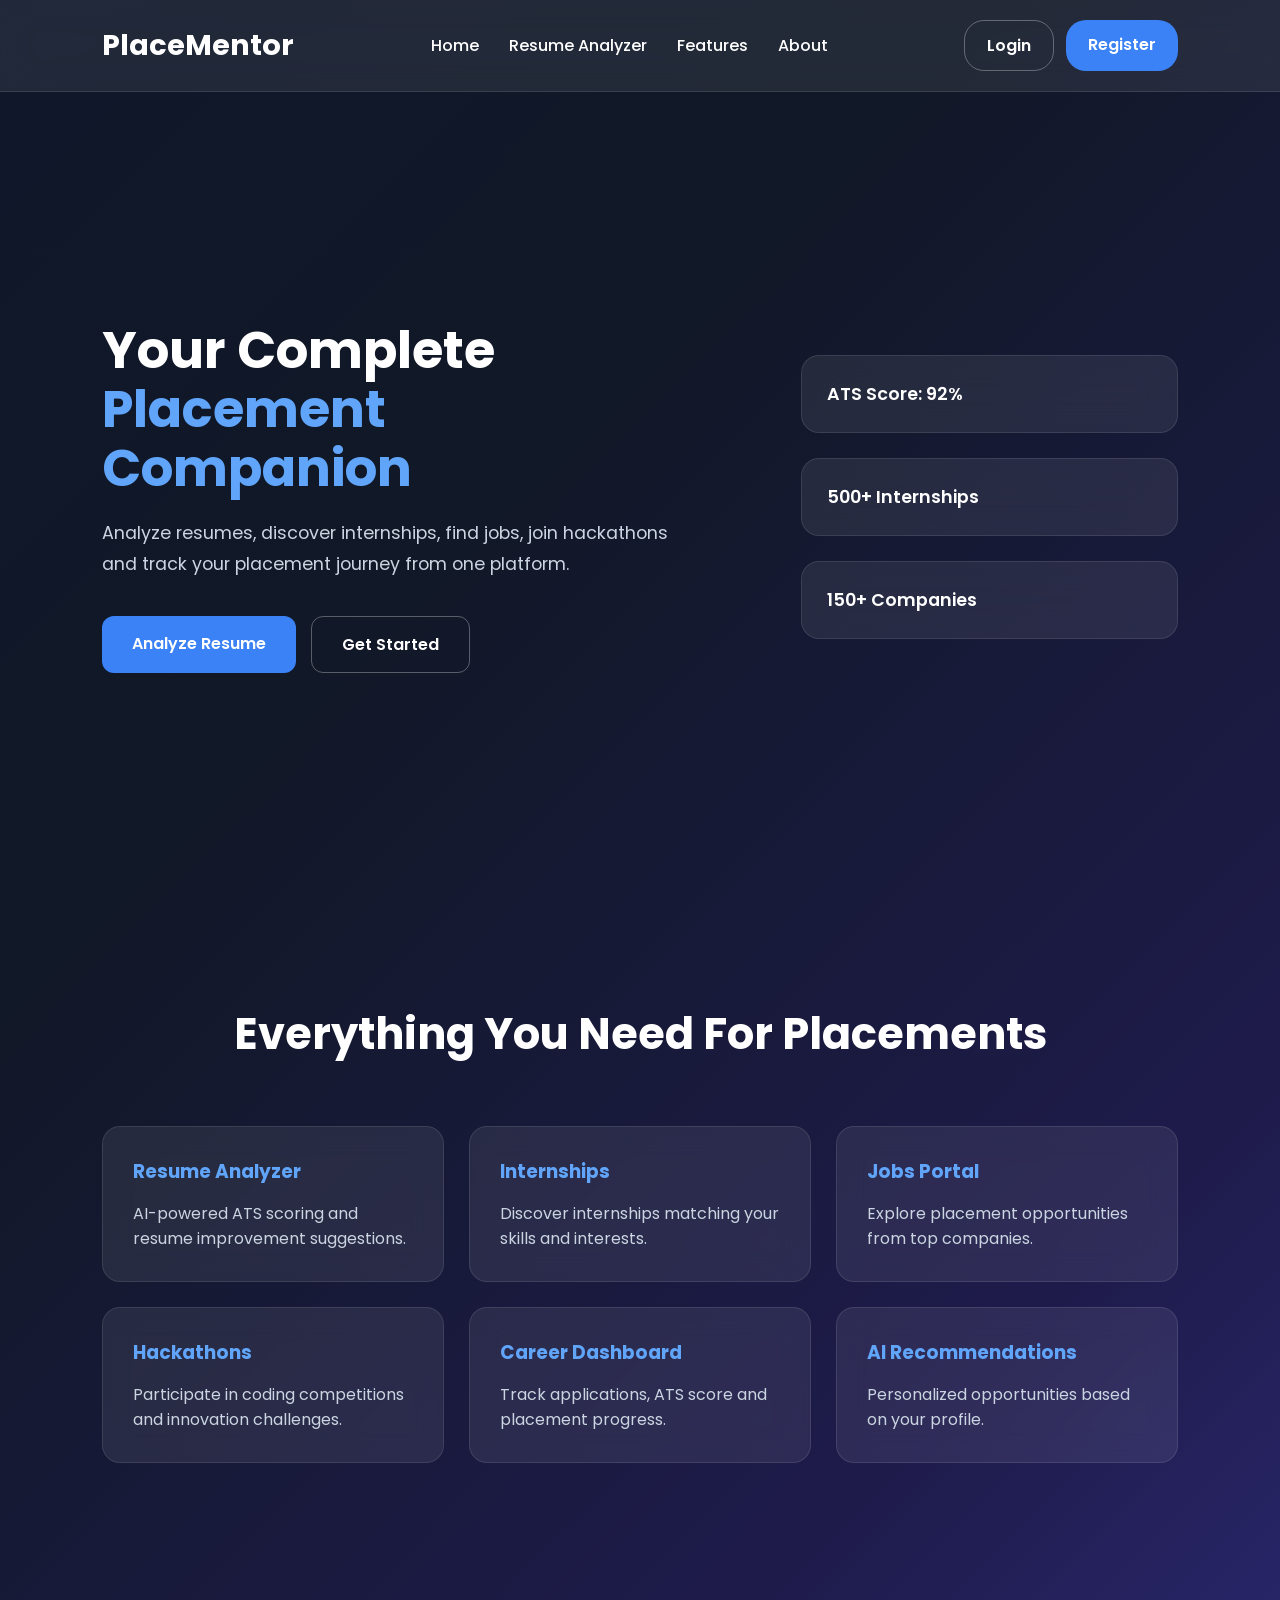
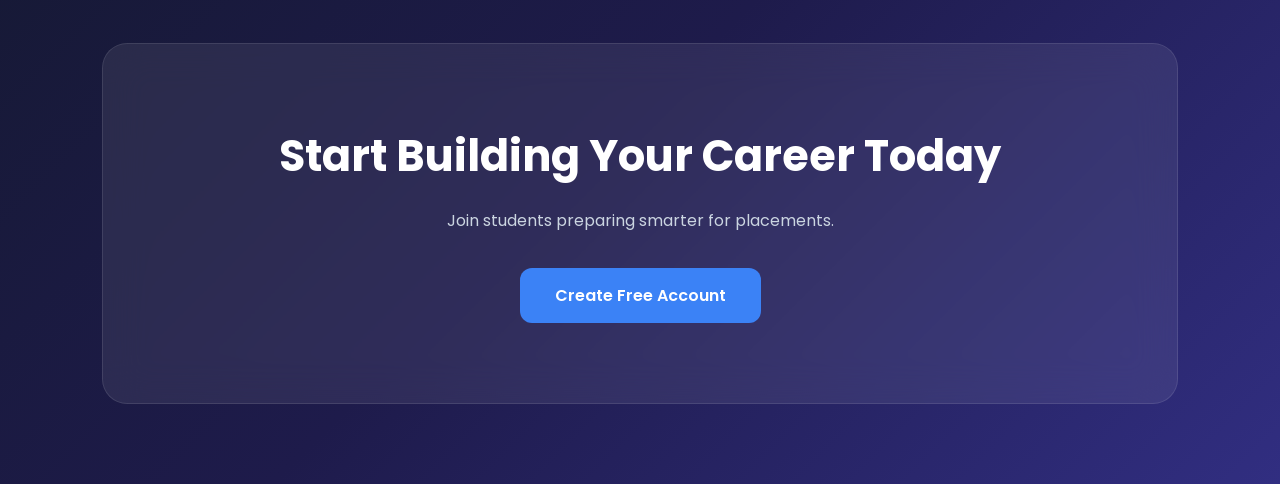
<file: index.html>
<!DOCTYPE html>
<html lang="en">
<head>
    <meta charset="UTF-8">
    <meta name="viewport" content="width=device-width, initial-scale=1.0">
    <title>PlaceMentor AI</title>

    <link rel="stylesheet" href="assets/css/index.css">
    <link rel="icon" type="image/png" href="../assets/images/favicon.png">

    <link href="https://fonts.googleapis.com/css2?family=Poppins:wght@300;400;500;600;700&display=swap" rel="stylesheet">
</head>

<body>

    <!-- NAVBAR -->
    <nav class="navbar">

        <div class="logo">
            PlaceMentor
        </div>

        <ul class="nav-links">
            <li><a href="#">Home</a></li>
            <li><a href="resume/index.html">Resume Analyzer</a></li>
            <li><a href="#">Features</a></li>
            <li><a href="#">About</a></li>
        </ul>

        <div class="nav-buttons">
            <a href="auth/login.html" class="login-btn">
                Login
            </a>

            <a href="auth/register.html" class="register-btn">
                Register
            </a>
        </div>

    </nav>

    <!-- HERO SECTION -->

    <section class="hero">

        <div class="hero-content">

            <h1>
                Your Complete
                <span>Placement Companion</span>
            </h1>

            <p>
                Analyze resumes, discover internships,
                find jobs, join hackathons and track
                your placement journey from one platform.
            </p>

            <div class="hero-buttons">

                <a href="resume/index.html" class="primary-btn">
                    Analyze Resume
                </a>

                <a href="auth/register.html" class="secondary-btn">
                    Get Started
                </a>

            </div>

        </div>

        <div class="hero-image">

            <div class="floating-card">
                ATS Score: 92%
            </div>

            <div class="floating-card">
                500+ Internships
            </div>

            <div class="floating-card">
                150+ Companies
            </div>

        </div>

    </section>

    <!-- FEATURES -->

    <section class="features">

        <h2>Everything You Need For Placements</h2>

        <div class="feature-grid">

            <div class="card">
                <h3>Resume Analyzer</h3>
                <p>
                    AI-powered ATS scoring and resume improvement suggestions.
                </p>
            </div>

            <div class="card">
                <h3>Internships</h3>
                <p>
                    Discover internships matching your skills and interests.
                </p>
            </div>

            <div class="card">
                <h3>Jobs Portal</h3>
                <p>
                    Explore placement opportunities from top companies.
                </p>
            </div>

            <div class="card">
                <h3>Hackathons</h3>
                <p>
                    Participate in coding competitions and innovation challenges.
                </p>
            </div>

            <div class="card">
                <h3>Career Dashboard</h3>
                <p>
                    Track applications, ATS score and placement progress.
                </p>
            </div>

            <div class="card">
                <h3>AI Recommendations</h3>
                <p>
                    Personalized opportunities based on your profile.
                </p>
            </div>

        </div>

    </section>

    <!-- CTA -->

    <section class="cta">

        <h2>
            Start Building Your Career Today
        </h2>

        <p>
            Join students preparing smarter for placements.
        </p>

        <a href="auth/register.html" class="cta-btn">
            Create Free Account
        </a>

    </section>
<script>

function logout(){

    localStorage.removeItem(
        "loggedInUser"
    );

    window.location.href =
    "../auth/index.html";

}

</script>
</body>
</html>
</file>
<file: assets/css/index.css>
* {
    margin: 0;
    padding: 0;
    box-sizing: border-box;
    font-family: 'Poppins', sans-serif;
}

body {
    min-height: 100vh;
    overflow-x: hidden;
    color: white;
    background: linear-gradient(
        135deg,
        #0f172a 0%,
        #111827 30%,
        #1e1b4b 70%,
        #312e81 100%
    );
}

/* =========================================
   NAVBAR (DESKTOP)
   ========================================= */
.navbar {
    position: sticky;
    top: 0;
    z-index: 1000;
    display: flex;
    justify-content: space-between;
    align-items: center;
    padding: 20px 8%;
    background: rgba(255, 255, 255, 0.08);
    backdrop-filter: blur(15px);
    border-bottom: 1px solid rgba(255, 255, 255, 0.1);
}

.logo {
    font-size: 1.8rem;
    font-weight: 700;
    color: white;
}

.nav-links {
    display: flex;
    list-style: none;
    gap: 30px;
}

.nav-links a {
    color: white;
    text-decoration: none;
    font-weight: 500;
    transition: .3s;
}

.nav-links a:hover {
    color: #60a5fa;
}

.nav-buttons {
    display: flex;
    gap: 12px;
}

.login-btn,
.register-btn {
    text-decoration: none;
    padding: 12px 22px;
    border-radius: 20px;
    font-weight: 600;
    transition: .3s;
}

.login-btn {
    border: 1px solid rgba(255, 255, 255, .3);
    color: white;
}

.login-btn:hover {
    background: rgba(255, 255, 255, .1);
}

.register-btn {
    background: #3b82f6;
    color: white;
}

.register-btn:hover {
    transform: translateY(-3px);
    box-shadow: 0 10px 25px rgba(59, 130, 246, .4);
}

/* =========================================
   HERO SECTION (DESKTOP)
   ========================================= */
.hero {
    min-height: 90vh;
    display: flex;
    justify-content: space-between;
    align-items: center;
    padding: 80px 8%;
}

.hero-content {
    width: 55%;
    animation: fadeUp 1s ease;
}

.hero-content h1 {
    font-size: 3.2rem;
    line-height: 1.15;
}

.hero-content span {
    color: #60a5fa;
}

.hero-content p {
    margin-top: 20px;
    color: #cbd5e1;
    font-size: 1.1rem;
    line-height: 1.8;
}

.hero-buttons {
    margin-top: 35px;
    display: flex;
    gap: 15px;
}

.primary-btn,
.secondary-btn {
    text-decoration: none;
    padding: 15px 30px;
    border-radius: 12px;
    font-weight: 600;
    transition: .3s;
}

.primary-btn {
    background: #3b82f6;
    color: white;
}

.primary-btn:hover {
    transform: translateY(-4px);
    box-shadow: 0 10px 30px rgba(59, 130, 246, .5);
}

.secondary-btn {
    border: 1px solid rgba(255, 255, 255, .3);
    color: white;
}

.secondary-btn:hover {
    background: rgba(255, 255, 255, .08);
}

.hero-image {
    width: 35%;
    display: flex;
    flex-direction: column;
    gap: 25px;
}

.floating-card {
    background: rgba(255, 255, 255, .08);
    backdrop-filter: blur(20px);
    border: 1px solid rgba(255, 255, 255, .1);
    padding: 25px;
    border-radius: 18px;
    font-size: 1.1rem;
    font-weight: 600;
    animation: float 4s ease-in-out infinite;
}

.floating-card:nth-child(2) {
    animation-delay: 1s;
}

.floating-card:nth-child(3) {
    animation-delay: 2s;
}

@keyframes float {
    0%, 100% { transform: translateY(0px); }
    50% { transform: translateY(-15px); }
}

@keyframes fadeUp {
    from { opacity: 0; transform: translateY(40px); }
    to { opacity: 1; transform: translateY(0); }
}

/* =========================================
   FEATURES SECTION
   ========================================= */
.features {
    padding: 100px 8%;
}

.features h2 {
    text-align: center;
    font-size: 2.7rem;
    margin-bottom: 60px;
}

.feature-grid {
    display: grid;
    grid-template-columns: repeat(auto-fit, minmax(280px, 1fr));
    gap: 25px;
}

.card {
    background: rgba(255, 255, 255, .08);
    backdrop-filter: blur(15px);
    border: 1px solid rgba(255, 255, 255, .1);
    padding: 30px;
    border-radius: 18px;
    transition: .4s;
}

.card:hover {
    transform: translateY(-10px);
    box-shadow: 0 15px 35px rgba(0, 0, 0, .2);
}

.card h3 {
    color: #60a5fa;
    margin-bottom: 15px;
}

.card p {
    color: #cbd5e1;
}

/* =========================================
   CTA SECTION
   ========================================= */
.cta {
    margin: 80px 8%;
    border-radius: 25px;
    background: rgba(255, 255, 255, .08);
    backdrop-filter: blur(20px);
    border: 1px solid rgba(255, 255, 255, .1);
    text-align: center;
    padding: 80px 30px;
}

.cta h2 {
    font-size: 2.7rem;
}

.cta p {
    margin: 20px 0;
    color: #cbd5e1;
}

.cta-btn {
    display: inline-block;
    margin-top: 15px;
    padding: 15px 35px;
    background: #3b82f6;
    color: white;
    text-decoration: none;
    border-radius: 12px;
    font-weight: 600;
    transition: .3s;
}

.cta-btn:hover {
    transform: translateY(-4px);
    box-shadow: 0 10px 30px rgba(59, 130, 246, .5);
}

/* =========================================
   MOBILE & TABLET RESPONSIVE 
   (Cleaned up into unified blocks)
   ========================================= */

/* Tablets & Small Laptops */
@media(max-width: 900px) {
    .hero {
        flex-direction: column;
        text-align: center;
        gap: 50px;
        padding-top: 40px;
    }

    .hero-content,
    .hero-image {
        width: 100%;
    }

    .hero-content h1 {
        font-size: 3.2rem;
    }
    
    .nav-links {
        display: none; /* Hide middle links on smaller screens */
    }
}

/* Mobile Phones */
@media(max-width: 768px) {
    
    /* Navbar Mobile Fixes */
    .navbar {
        padding: 15px 5%;
    }
    
    .logo {
        font-size: 1.4rem; /* Scaled down logo */
    }
    
    .nav-buttons {
        gap: 8px;
    }
    
    .login-btn,
    .register-btn {
        padding: 8px 16px; /* Shrink button padding */
        font-size: 0.9rem; /* Shrink button text */
    }

    /* Hero Text Mobile Fixes */
    .hero-content h1 {
        font-size: 1.6rem; /* Much better for mobile screens */
    }
    
    .hero-content p {
        font-size: 0.95rem;
    }

    /* Stack Hero Buttons */
    .hero-buttons {
        flex-direction: column;
        gap: 12px;
        width: 100%;
    }

    .primary-btn,
    .secondary-btn {
        width: 100%;
        display: block;
    }

    /* Scale down CTA text */
    .cta h2 {
        font-size: 2rem;
    }
}
</file>
